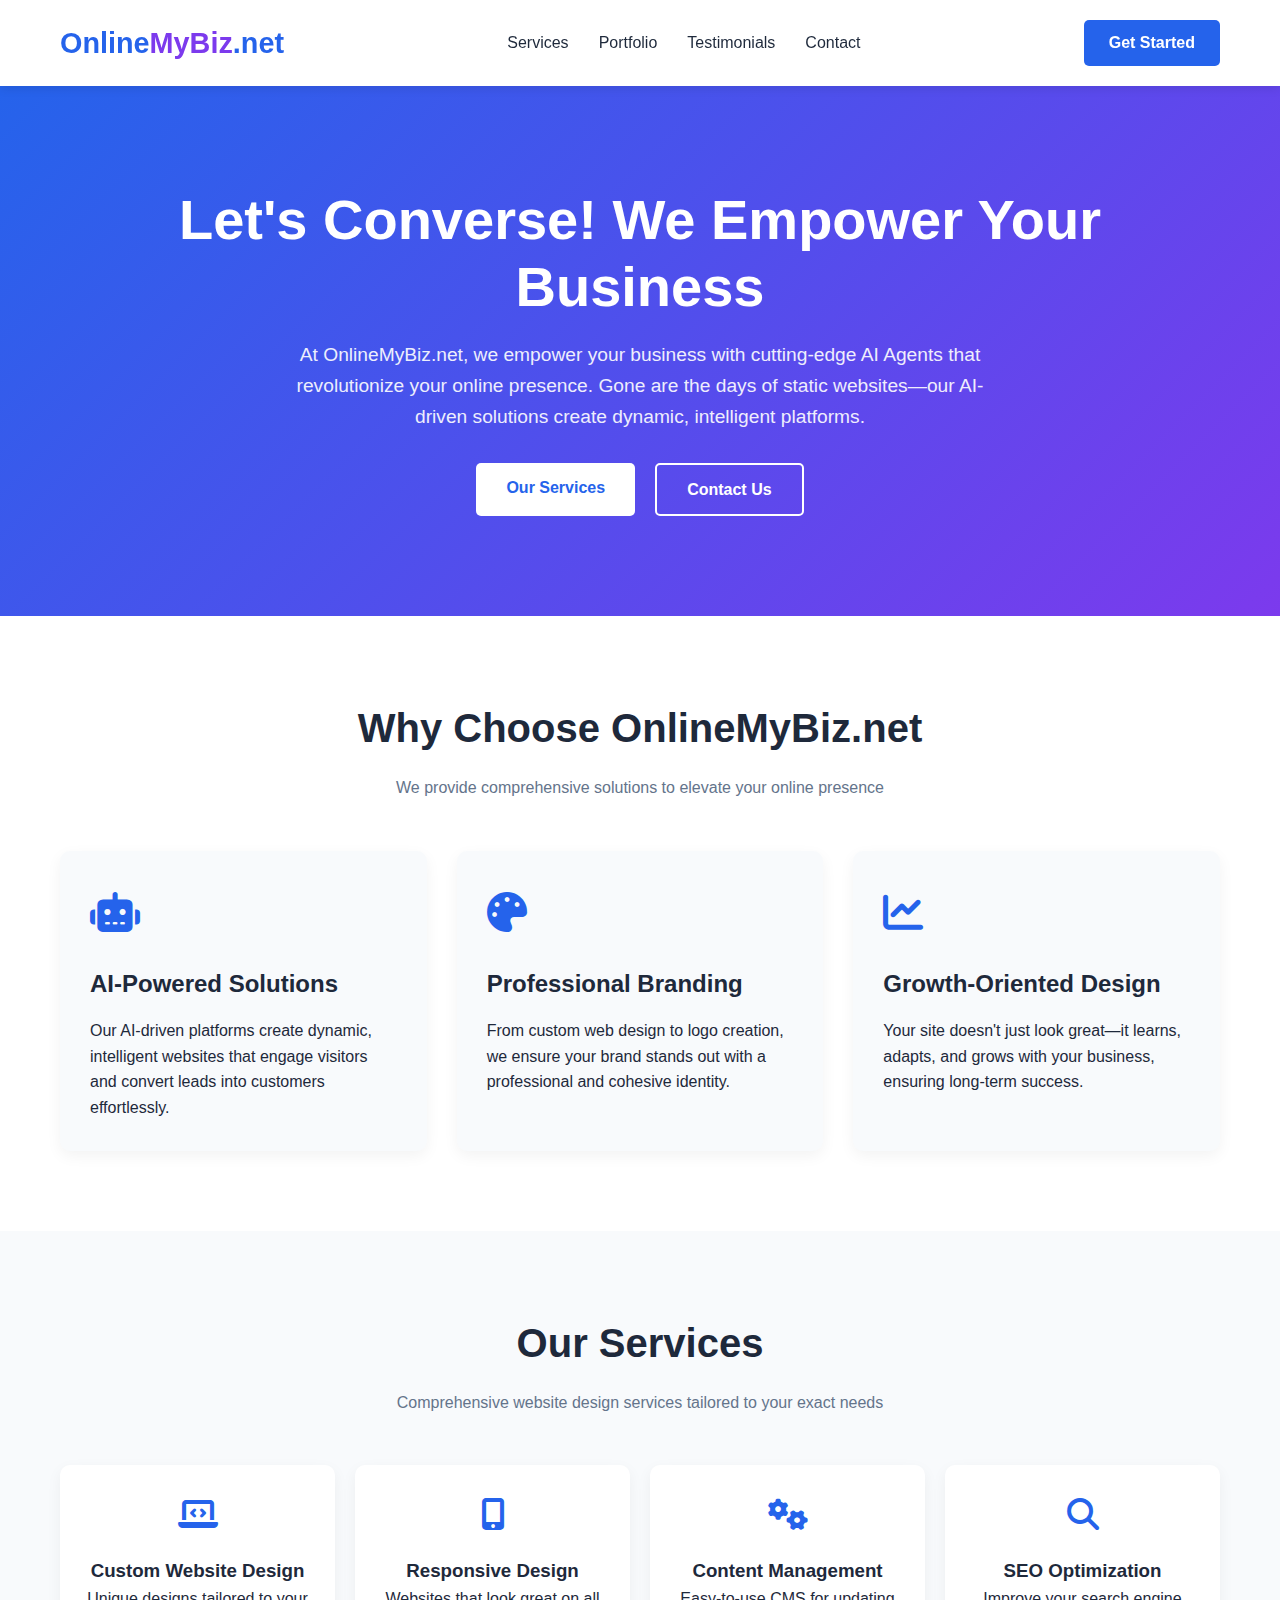
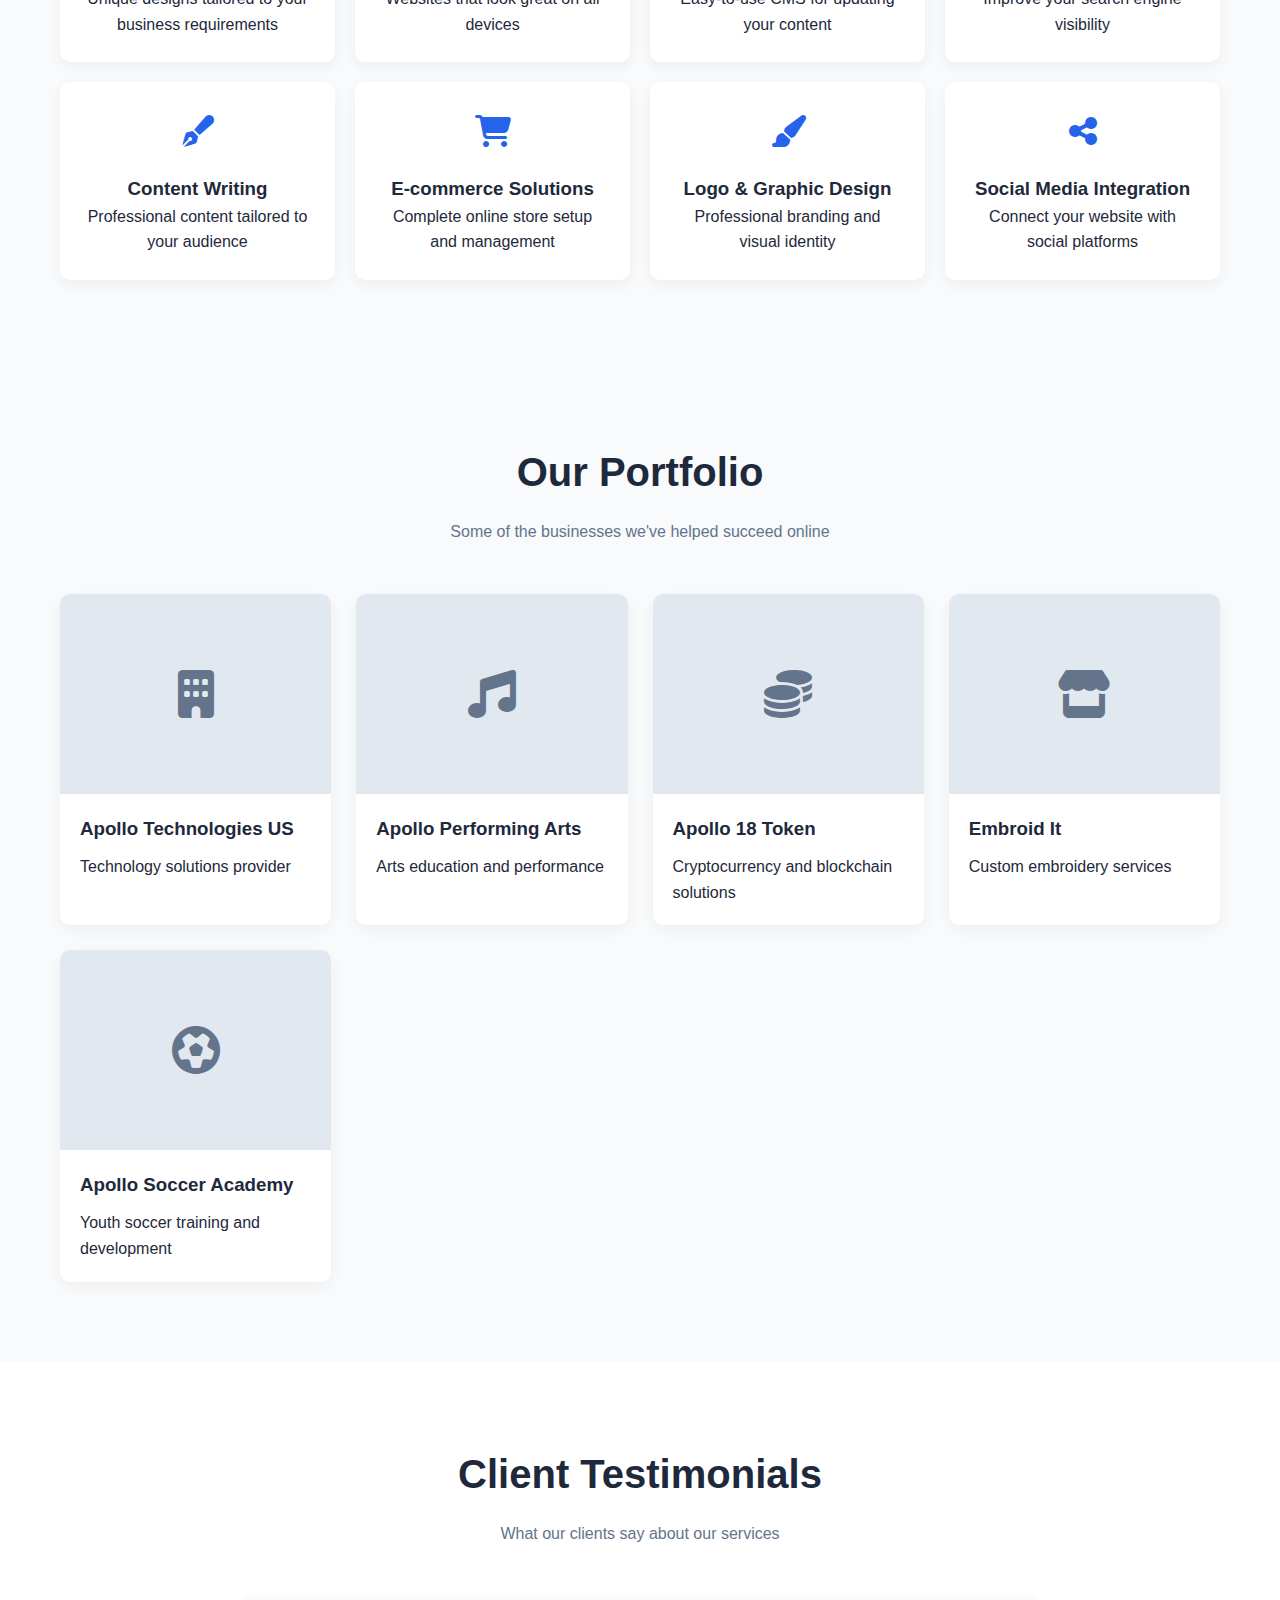
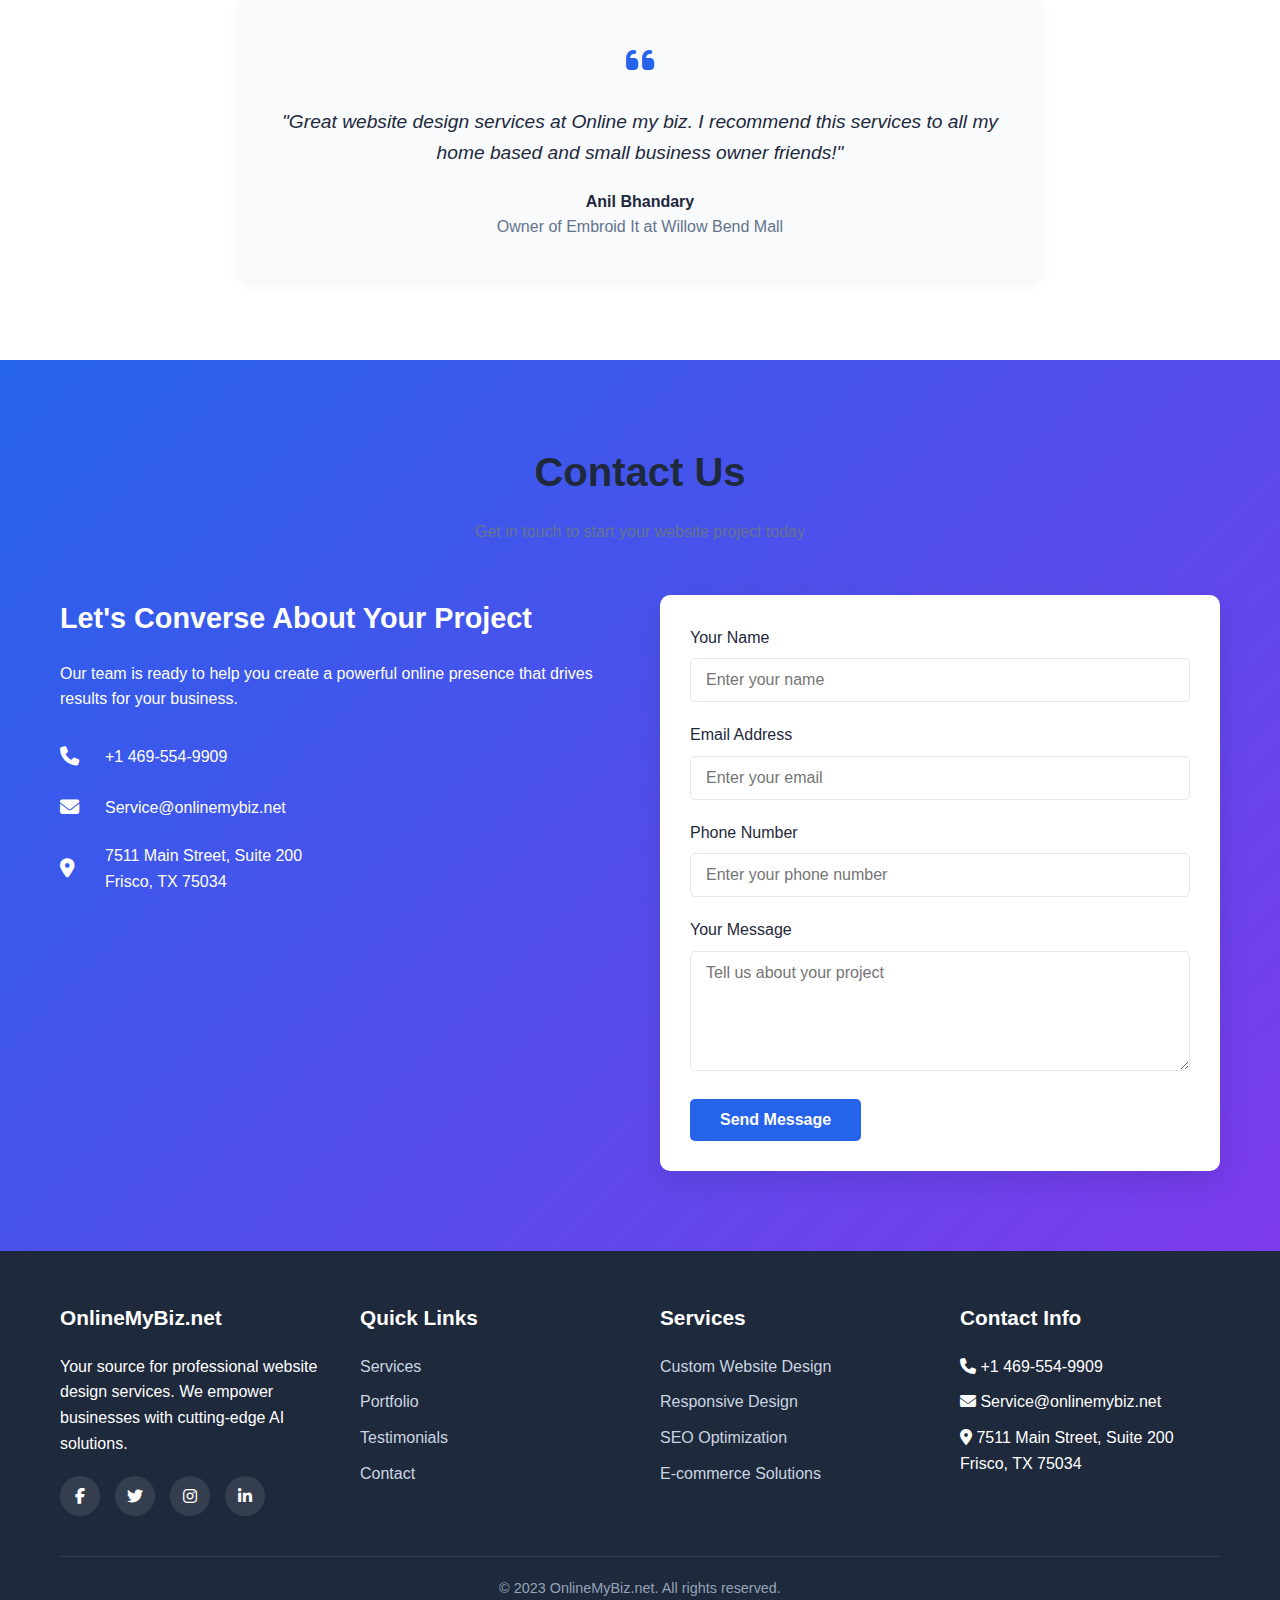
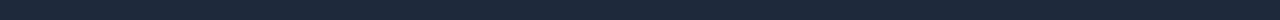
<file: index.html>
<!DOCTYPE html>
<html lang="en">
<head>
    <meta charset="UTF-8">
    <meta name="viewport" content="width=device-width, initial-scale=1.0">
    <title>OnlineMyBiz.net - Professional Website Design Services</title>
    <link rel="stylesheet" href="https://cdnjs.cloudflare.com/ajax/libs/font-awesome/6.4.0/css/all.min.css">
    <style>
        :root {
            --primary: #2563eb;
            --primary-dark: #1d4ed8;
            --secondary: #7c3aed;
            --dark: #1e293b;
            --light: #f8fafc;
            --gray: #64748b;
            --success: #10b981;
        }
        
        * {
            margin: 0;
            padding: 0;
            box-sizing: border-box;
            font-family: 'Segoe UI', Tahoma, Geneva, Verdana, sans-serif;
        }
        
        body {
            background-color: var(--light);
            color: var(--dark);
            line-height: 1.6;
        }
        
        .container {
            width: 100%;
            max-width: 1200px;
            margin: 0 auto;
            padding: 0 20px;
        }
        
        /* Header & Navigation */
        header {
            background-color: white;
            box-shadow: 0 2px 10px rgba(0, 0, 0, 0.1);
            position: sticky;
            top: 0;
            z-index: 100;
        }
        
        .navbar {
            display: flex;
            justify-content: space-between;
            align-items: center;
            padding: 20px 0;
        }
        
        .logo {
            font-size: 1.8rem;
            font-weight: 700;
            color: var(--primary);
            text-decoration: none;
        }
        
        .logo span {
            color: var(--secondary);
        }
        
        .nav-links {
            display: flex;
            gap: 30px;
        }
        
        .nav-links a {
            text-decoration: none;
            color: var(--dark);
            font-weight: 500;
            transition: color 0.3s;
        }
        
        .nav-links a:hover {
            color: var(--primary);
        }
        
        .cta-button {
            background-color: var(--primary);
            color: white;
            padding: 10px 25px;
            border-radius: 5px;
            text-decoration: none;
            font-weight: 600;
            transition: background-color 0.3s;
        }
        
        .cta-button:hover {
            background-color: var(--primary-dark);
        }
        
        .mobile-menu {
            display: none;
            font-size: 1.5rem;
            cursor: pointer;
        }
        
        /* Hero Section */
        .hero {
            background: linear-gradient(135deg, var(--primary), var(--secondary));
            color: white;
            padding: 100px 0;
            text-align: center;
        }
        
        .hero h1 {
            font-size: 3.5rem;
            margin-bottom: 20px;
            line-height: 1.2;
        }
        
        .hero p {
            font-size: 1.2rem;
            max-width: 700px;
            margin: 0 auto 30px;
            opacity: 0.9;
        }
        
        .hero-buttons {
            display: flex;
            justify-content: center;
            gap: 20px;
            margin-top: 30px;
        }
        
        .btn {
            padding: 12px 30px;
            border-radius: 5px;
            text-decoration: none;
            font-weight: 600;
            transition: all 0.3s;
        }
        
        .btn-primary {
            background-color: white;
            color: var(--primary);
        }
        
        .btn-primary:hover {
            transform: translateY(-3px);
            box-shadow: 0 10px 20px rgba(0, 0, 0, 0.1);
        }
        
        .btn-secondary {
            background-color: transparent;
            color: white;
            border: 2px solid white;
        }
        
        .btn-secondary:hover {
            background-color: rgba(255, 255, 255, 0.1);
        }
        
        /* Section Styling */
        section {
            padding: 80px 0;
        }
        
        .section-title {
            text-align: center;
            margin-bottom: 50px;
        }
        
        .section-title h2 {
            font-size: 2.5rem;
            color: var(--dark);
            margin-bottom: 15px;
        }
        
        .section-title p {
            color: var(--gray);
            max-width: 600px;
            margin: 0 auto;
        }
        
        /* Features Section */
        .features {
            background-color: white;
        }
        
        .features-grid {
            display: grid;
            grid-template-columns: repeat(auto-fit, minmax(300px, 1fr));
            gap: 30px;
        }
        
        .feature-card {
            background-color: var(--light);
            border-radius: 10px;
            padding: 30px;
            box-shadow: 0 5px 15px rgba(0, 0, 0, 0.05);
            transition: transform 0.3s;
        }
        
        .feature-card:hover {
            transform: translateY(-10px);
        }
        
        .feature-icon {
            font-size: 2.5rem;
            color: var(--primary);
            margin-bottom: 20px;
        }
        
        .feature-card h3 {
            font-size: 1.5rem;
            margin-bottom: 15px;
        }
        
        /* Services Section */
        .services-grid {
            display: grid;
            grid-template-columns: repeat(auto-fit, minmax(250px, 1fr));
            gap: 20px;
        }
        
        .service-card {
            background-color: white;
            border-radius: 10px;
            padding: 25px;
            box-shadow: 0 5px 15px rgba(0, 0, 0, 0.05);
            text-align: center;
            transition: all 0.3s;
        }
        
        .service-card:hover {
            transform: translateY(-5px);
            box-shadow: 0 10px 25px rgba(0, 0, 0, 0.1);
        }
        
        .service-icon {
            font-size: 2rem;
            color: var(--primary);
            margin-bottom: 15px;
        }
        
        /* Portfolio Section */
        .portfolio {
            background-color: var(--light);
        }
        
        .portfolio-grid {
            display: grid;
            grid-template-columns: repeat(auto-fit, minmax(250px, 1fr));
            gap: 25px;
        }
        
        .portfolio-item {
            background-color: white;
            border-radius: 10px;
            overflow: hidden;
            box-shadow: 0 5px 15px rgba(0, 0, 0, 0.05);
        }
        
        .portfolio-img {
            height: 200px;
            background-color: #e2e8f0;
            display: flex;
            align-items: center;
            justify-content: center;
            color: var(--gray);
        }
        
        .portfolio-content {
            padding: 20px;
        }
        
        .portfolio-content h3 {
            margin-bottom: 10px;
        }
        
        /* Testimonial Section */
        .testimonial {
            background-color: white;
            text-align: center;
        }
        
        .testimonial-card {
            max-width: 800px;
            margin: 0 auto;
            background-color: var(--light);
            padding: 40px;
            border-radius: 10px;
            box-shadow: 0 5px 15px rgba(0, 0, 0, 0.05);
        }
        
        .quote-icon {
            font-size: 2rem;
            color: var(--primary);
            margin-bottom: 20px;
        }
        
        .testimonial-text {
            font-size: 1.2rem;
            font-style: italic;
            margin-bottom: 20px;
        }
        
        .testimonial-author {
            font-weight: 600;
            color: var(--dark);
        }
        
        .testimonial-company {
            color: var(--gray);
        }
        
        /* Contact Section */
        .contact {
            background: linear-gradient(135deg, var(--primary), var(--secondary));
            color: white;
        }
        
        .contact-grid {
            display: grid;
            grid-template-columns: repeat(auto-fit, minmax(300px, 1fr));
            gap: 40px;
        }
        
        .contact-info h3 {
            margin-bottom: 20px;
            font-size: 1.8rem;
        }
        
        .contact-details {
            margin-top: 30px;
        }
        
        .contact-item {
            display: flex;
            align-items: center;
            margin-bottom: 20px;
        }
        
        .contact-icon {
            font-size: 1.2rem;
            margin-right: 15px;
            width: 30px;
        }
        
        .contact-form {
            background-color: white;
            padding: 30px;
            border-radius: 10px;
            box-shadow: 0 10px 30px rgba(0, 0, 0, 0.1);
        }
        
        .form-group {
            margin-bottom: 20px;
        }
        
        .form-group label {
            display: block;
            margin-bottom: 8px;
            color: var(--dark);
            font-weight: 500;
        }
        
        .form-control {
            width: 100%;
            padding: 12px 15px;
            border: 1px solid #e2e8f0;
            border-radius: 5px;
            font-size: 1rem;
            transition: border-color 0.3s;
        }
        
        .form-control:focus {
            outline: none;
            border-color: var(--primary);
        }
        
        textarea.form-control {
            min-height: 120px;
            resize: vertical;
        }
        
        .submit-btn {
            background-color: var(--primary);
            color: white;
            border: none;
            padding: 12px 30px;
            border-radius: 5px;
            font-size: 1rem;
            font-weight: 600;
            cursor: pointer;
            transition: background-color 0.3s;
        }
        
        .submit-btn:hover {
            background-color: var(--primary-dark);
        }
        
        /* Footer */
        footer {
            background-color: var(--dark);
            color: white;
            padding: 50px 0 20px;
        }
        
        .footer-content {
            display: grid;
            grid-template-columns: repeat(auto-fit, minmax(200px, 1fr));
            gap: 40px;
            margin-bottom: 40px;
        }
        
        .footer-column h3 {
            font-size: 1.3rem;
            margin-bottom: 20px;
            color: white;
        }
        
        .footer-links {
            list-style: none;
        }
        
        .footer-links li {
            margin-bottom: 10px;
        }
        
        .footer-links a {
            color: #cbd5e1;
            text-decoration: none;
            transition: color 0.3s;
        }
        
        .footer-links a:hover {
            color: white;
        }
        
        .social-links {
            display: flex;
            gap: 15px;
            margin-top: 20px;
        }
        
        .social-links a {
            display: flex;
            align-items: center;
            justify-content: center;
            width: 40px;
            height: 40px;
            background-color: rgba(255, 255, 255, 0.1);
            border-radius: 50%;
            color: white;
            text-decoration: none;
            transition: background-color 0.3s;
        }
        
        .social-links a:hover {
            background-color: var(--primary);
        }
        
        .copyright {
            text-align: center;
            padding-top: 20px;
            border-top: 1px solid rgba(255, 255, 255, 0.1);
            color: #94a3b8;
            font-size: 0.9rem;
        }
        
        /* Responsive Design */
        @media (max-width: 768px) {
            .nav-links {
                display: none;
            }
            
            .mobile-menu {
                display: block;
            }
            
            .hero h1 {
                font-size: 2.5rem;
            }
            
            .hero-buttons {
                flex-direction: column;
                align-items: center;
            }
            
            .btn {
                width: 100%;
                max-width: 250px;
            }
        }
    </style>
</head>
<body>
    <!-- Header -->
    <header>
        <div class="container">
            <nav class="navbar">
                <a href="#" class="logo">Online<span>MyBiz</span>.net</a>
                <div class="nav-links">
                    <a href="#services">Services</a>
                    <a href="#portfolio">Portfolio</a>
                    <a href="#testimonials">Testimonials</a>
                    <a href="#contact">Contact</a>
                </div>
                <a href="#contact" class="cta-button">Get Started</a>
                <div class="mobile-menu">
                    <i class="fas fa-bars"></i>
                </div>
            </nav>
        </div>
    </header>

    <!-- Hero Section -->
    <section class="hero">
        <div class="container">
            <h1>Let's Converse! We Empower Your Business</h1>
            <p>At OnlineMyBiz.net, we empower your business with cutting-edge AI Agents that revolutionize your online presence. Gone are the days of static websites—our AI-driven solutions create dynamic, intelligent platforms.</p>
            <div class="hero-buttons">
                <a href="#services" class="btn btn-primary">Our Services</a>
                <a href="#contact" class="btn btn-secondary">Contact Us</a>
            </div>
        </div>
    </section>

    <!-- Features Section -->
    <section class="features">
        <div class="container">
            <div class="section-title">
                <h2>Why Choose OnlineMyBiz.net</h2>
                <p>We provide comprehensive solutions to elevate your online presence</p>
            </div>
            <div class="features-grid">
                <div class="feature-card">
                    <div class="feature-icon">
                        <i class="fas fa-robot"></i>
                    </div>
                    <h3>AI-Powered Solutions</h3>
                    <p>Our AI-driven platforms create dynamic, intelligent websites that engage visitors and convert leads into customers effortlessly.</p>
                </div>
                <div class="feature-card">
                    <div class="feature-icon">
                        <i class="fas fa-palette"></i>
                    </div>
                    <h3>Professional Branding</h3>
                    <p>From custom web design to logo creation, we ensure your brand stands out with a professional and cohesive identity.</p>
                </div>
                <div class="feature-card">
                    <div class="feature-icon">
                        <i class="fas fa-chart-line"></i>
                    </div>
                    <h3>Growth-Oriented Design</h3>
                    <p>Your site doesn't just look great—it learns, adapts, and grows with your business, ensuring long-term success.</p>
                </div>
            </div>
        </div>
    </section>

    <!-- Services Section -->
    <section id="services" class="services">
        <div class="container">
            <div class="section-title">
                <h2>Our Services</h2>
                <p>Comprehensive website design services tailored to your exact needs</p>
            </div>
            <div class="services-grid">
                <div class="service-card">
                    <div class="service-icon">
                        <i class="fas fa-laptop-code"></i>
                    </div>
                    <h3>Custom Website Design</h3>
                    <p>Unique designs tailored to your business requirements</p>
                </div>
                <div class="service-card">
                    <div class="service-icon">
                        <i class="fas fa-mobile-alt"></i>
                    </div>
                    <h3>Responsive Design</h3>
                    <p>Websites that look great on all devices</p>
                </div>
                <div class="service-card">
                    <div class="service-icon">
                        <i class="fas fa-cogs"></i>
                    </div>
                    <h3>Content Management</h3>
                    <p>Easy-to-use CMS for updating your content</p>
                </div>
                <div class="service-card">
                    <div class="service-icon">
                        <i class="fas fa-search"></i>
                    </div>
                    <h3>SEO Optimization</h3>
                    <p>Improve your search engine visibility</p>
                </div>
                <div class="service-card">
                    <div class="service-icon">
                        <i class="fas fa-pen-fancy"></i>
                    </div>
                    <h3>Content Writing</h3>
                    <p>Professional content tailored to your audience</p>
                </div>
                <div class="service-card">
                    <div class="service-icon">
                        <i class="fas fa-shopping-cart"></i>
                    </div>
                    <h3>E-commerce Solutions</h3>
                    <p>Complete online store setup and management</p>
                </div>
                <div class="service-card">
                    <div class="service-icon">
                        <i class="fas fa-paint-brush"></i>
                    </div>
                    <h3>Logo & Graphic Design</h3>
                    <p>Professional branding and visual identity</p>
                </div>
                <div class="service-card">
                    <div class="service-icon">
                        <i class="fas fa-share-alt"></i>
                    </div>
                    <h3>Social Media Integration</h3>
                    <p>Connect your website with social platforms</p>
                </div>
            </div>
        </div>
    </section>

    <!-- Portfolio Section -->
    <section id="portfolio" class="portfolio">
        <div class="container">
            <div class="section-title">
                <h2>Our Portfolio</h2>
                <p>Some of the businesses we've helped succeed online</p>
            </div>
            <div class="portfolio-grid">
                <div class="portfolio-item">
                    <div class="portfolio-img">
                        <i class="fas fa-building" style="font-size: 3rem;"></i>
                    </div>
                    <div class="portfolio-content">
                        <h3>Apollo Technologies US</h3>
                        <p>Technology solutions provider</p>
                    </div>
                </div>
                <div class="portfolio-item">
                    <div class="portfolio-img">
                        <i class="fas fa-music" style="font-size: 3rem;"></i>
                    </div>
                    <div class="portfolio-content">
                        <h3>Apollo Performing Arts</h3>
                        <p>Arts education and performance</p>
                    </div>
                </div>
                <div class="portfolio-item">
                    <div class="portfolio-img">
                        <i class="fas fa-coins" style="font-size: 3rem;"></i>
                    </div>
                    <div class="portfolio-content">
                        <h3>Apollo 18 Token</h3>
                        <p>Cryptocurrency and blockchain solutions</p>
                    </div>
                </div>
                <div class="portfolio-item">
                    <div class="portfolio-img">
                        <i class="fas fa-store" style="font-size: 3rem;"></i>
                    </div>
                    <div class="portfolio-content">
                        <h3>Embroid It</h3>
                        <p>Custom embroidery services</p>
                    </div>
                </div>
                <div class="portfolio-item">
                    <div class="portfolio-img">
                        <i class="fas fa-futbol" style="font-size: 3rem;"></i>
                    </div>
                    <div class="portfolio-content">
                        <h3>Apollo Soccer Academy</h3>
                        <p>Youth soccer training and development</p>
                    </div>
                </div>
            </div>
        </div>
    </section>

    <!-- Testimonial Section -->
    <section id="testimonials" class="testimonial">
        <div class="container">
            <div class="section-title">
                <h2>Client Testimonials</h2>
                <p>What our clients say about our services</p>
            </div>
            <div class="testimonial-card">
                <div class="quote-icon">
                    <i class="fas fa-quote-left"></i>
                </div>
                <p class="testimonial-text">"Great website design services at Online my biz. I recommend this services to all my home based and small business owner friends!"</p>
                <p class="testimonial-author">Anil Bhandary</p>
                <p class="testimonial-company">Owner of Embroid It at Willow Bend Mall</p>
            </div>
        </div>
    </section>

    <!-- Contact Section -->
    <section id="contact" class="contact">
        <div class="container">
            <div class="section-title">
                <h2>Contact Us</h2>
                <p>Get in touch to start your website project today</p>
            </div>
            <div class="contact-grid">
                <div class="contact-info">
                    <h3>Let's Converse About Your Project</h3>
                    <p>Our team is ready to help you create a powerful online presence that drives results for your business.</p>
                    <div class="contact-details">
                        <div class="contact-item">
                            <div class="contact-icon">
                                <i class="fas fa-phone"></i>
                            </div>
                            <div>
                                <p>+1 469-554-9909</p>
                            </div>
                        </div>
                        <div class="contact-item">
                            <div class="contact-icon">
                                <i class="fas fa-envelope"></i>
                            </div>
                            <div>
                                <p>Service@onlinemybiz.net</p>
                            </div>
                        </div>
                        <div class="contact-item">
                            <div class="contact-icon">
                                <i class="fas fa-map-marker-alt"></i>
                            </div>
                            <div>
                                <p>7511 Main Street, Suite 200<br>Frisco, TX 75034</p>
                            </div>
                        </div>
                    </div>
                </div>
                <div class="contact-form">
                    <form>
                        <div class="form-group">
                            <label for="name">Your Name</label>
                            <input type="text" id="name" class="form-control" placeholder="Enter your name">
                        </div>
                        <div class="form-group">
                            <label for="email">Email Address</label>
                            <input type="email" id="email" class="form-control" placeholder="Enter your email">
                        </div>
                        <div class="form-group">
                            <label for="phone">Phone Number</label>
                            <input type="tel" id="phone" class="form-control" placeholder="Enter your phone number">
                        </div>
                        <div class="form-group">
                            <label for="message">Your Message</label>
                            <textarea id="message" class="form-control" placeholder="Tell us about your project"></textarea>
                        </div>
                        <button type="submit" class="submit-btn">Send Message</button>
                    </form>
                </div>
            </div>
        </div>
    </section>

    <!-- Footer -->
    <footer>
        <div class="container">
            <div class="footer-content">
                <div class="footer-column">
                    <h3>OnlineMyBiz.net</h3>
                    <p>Your source for professional website design services. We empower businesses with cutting-edge AI solutions.</p>
                    <div class="social-links">
                        <a href="#"><i class="fab fa-facebook-f"></i></a>
                        <a href="#"><i class="fab fa-twitter"></i></a>
                        <a href="#"><i class="fab fa-instagram"></i></a>
                        <a href="#"><i class="fab fa-linkedin-in"></i></a>
                    </div>
                </div>
                <div class="footer-column">
                    <h3>Quick Links</h3>
                    <ul class="footer-links">
                        <li><a href="#services">Services</a></li>
                        <li><a href="#portfolio">Portfolio</a></li>
                        <li><a href="#testimonials">Testimonials</a></li>
                        <li><a href="#contact">Contact</a></li>
                    </ul>
                </div>
                <div class="footer-column">
                    <h3>Services</h3>
                    <ul class="footer-links">
                        <li><a href="#">Custom Website Design</a></li>
                        <li><a href="#">Responsive Design</a></li>
                        <li><a href="#">SEO Optimization</a></li>
                        <li><a href="#">E-commerce Solutions</a></li>
                    </ul>
                </div>
                <div class="footer-column">
                    <h3>Contact Info</h3>
                    <ul class="footer-links">
                        <li><i class="fas fa-phone"></i> +1 469-554-9909</li>
                        <li><i class="fas fa-envelope"></i> Service@onlinemybiz.net</li>
                        <li><i class="fas fa-map-marker-alt"></i> 7511 Main Street, Suite 200<br>Frisco, TX 75034</li>
                    </ul>
                </div>
            </div>
            <div class="copyright">
                <p>&copy; 2023 OnlineMyBiz.net. All rights reserved.</p>
            </div>
        </div>
    </footer>

    <script>
        // Mobile menu toggle
        document.querySelector('.mobile-menu').addEventListener('click', function() {
            const navLinks = document.querySelector('.nav-links');
            navLinks.style.display = navLinks.style.display === 'flex' ? 'none' : 'flex';
        });
        
        // Smooth scrolling for anchor links
        document.querySelectorAll('a[href^="#"]').forEach(anchor => {
            anchor.addEventListener('click', function (e) {
                e.preventDefault();
                
                const targetId = this.getAttribute('href');
                if(targetId === '#') return;
                
                const targetElement = document.querySelector(targetId);
                if(targetElement) {
                    window.scrollTo({
                        top: targetElement.offsetTop - 80,
                        behavior: 'smooth'
                    });
                    
                    // Close mobile menu if open
                    if(window.innerWidth <= 768) {
                        document.querySelector('.nav-links').style.display = 'none';
                    }
                }
            });
        });
        
        // Form submission
        document.querySelector('.contact-form form').addEventListener('submit', function(e) {
            e.preventDefault();
            alert('Thank you for your message! We will get back to you soon.');
            this.reset();
        });
    </script>
</body>
</html>
</file>
